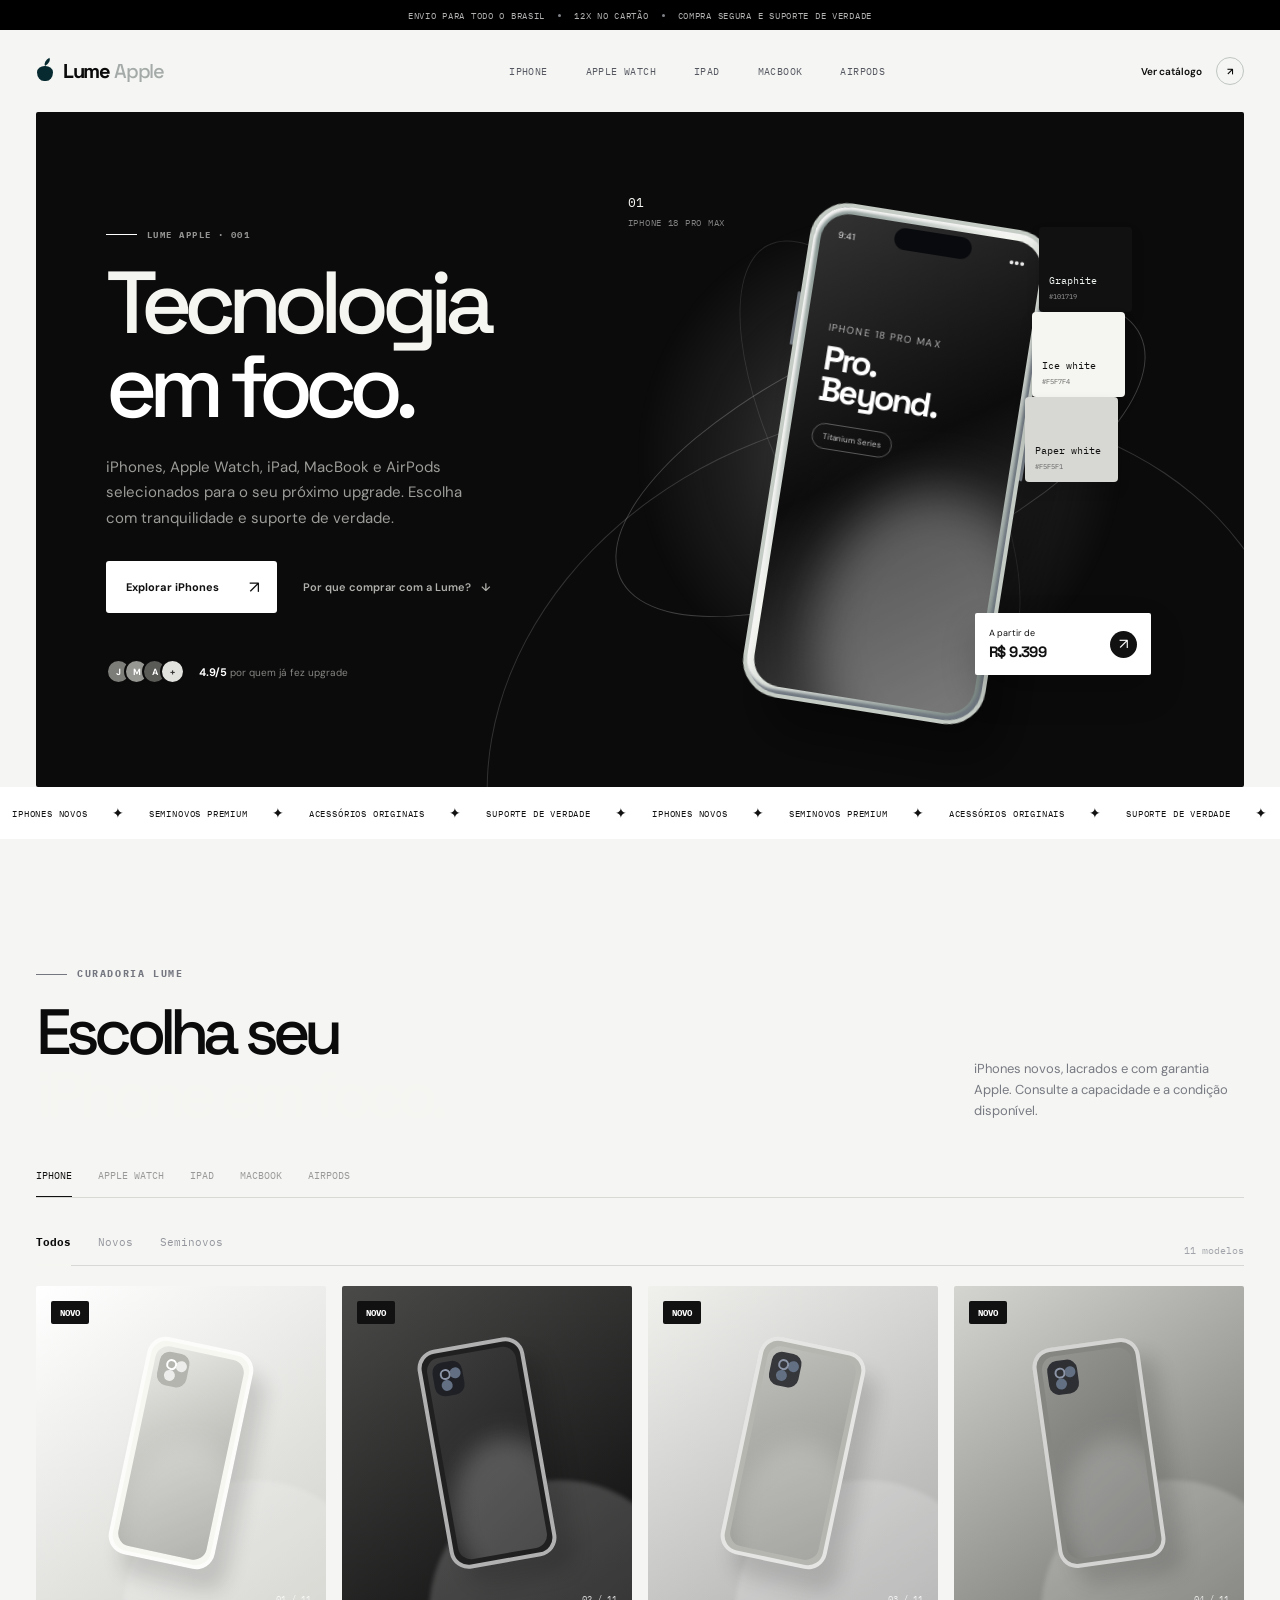
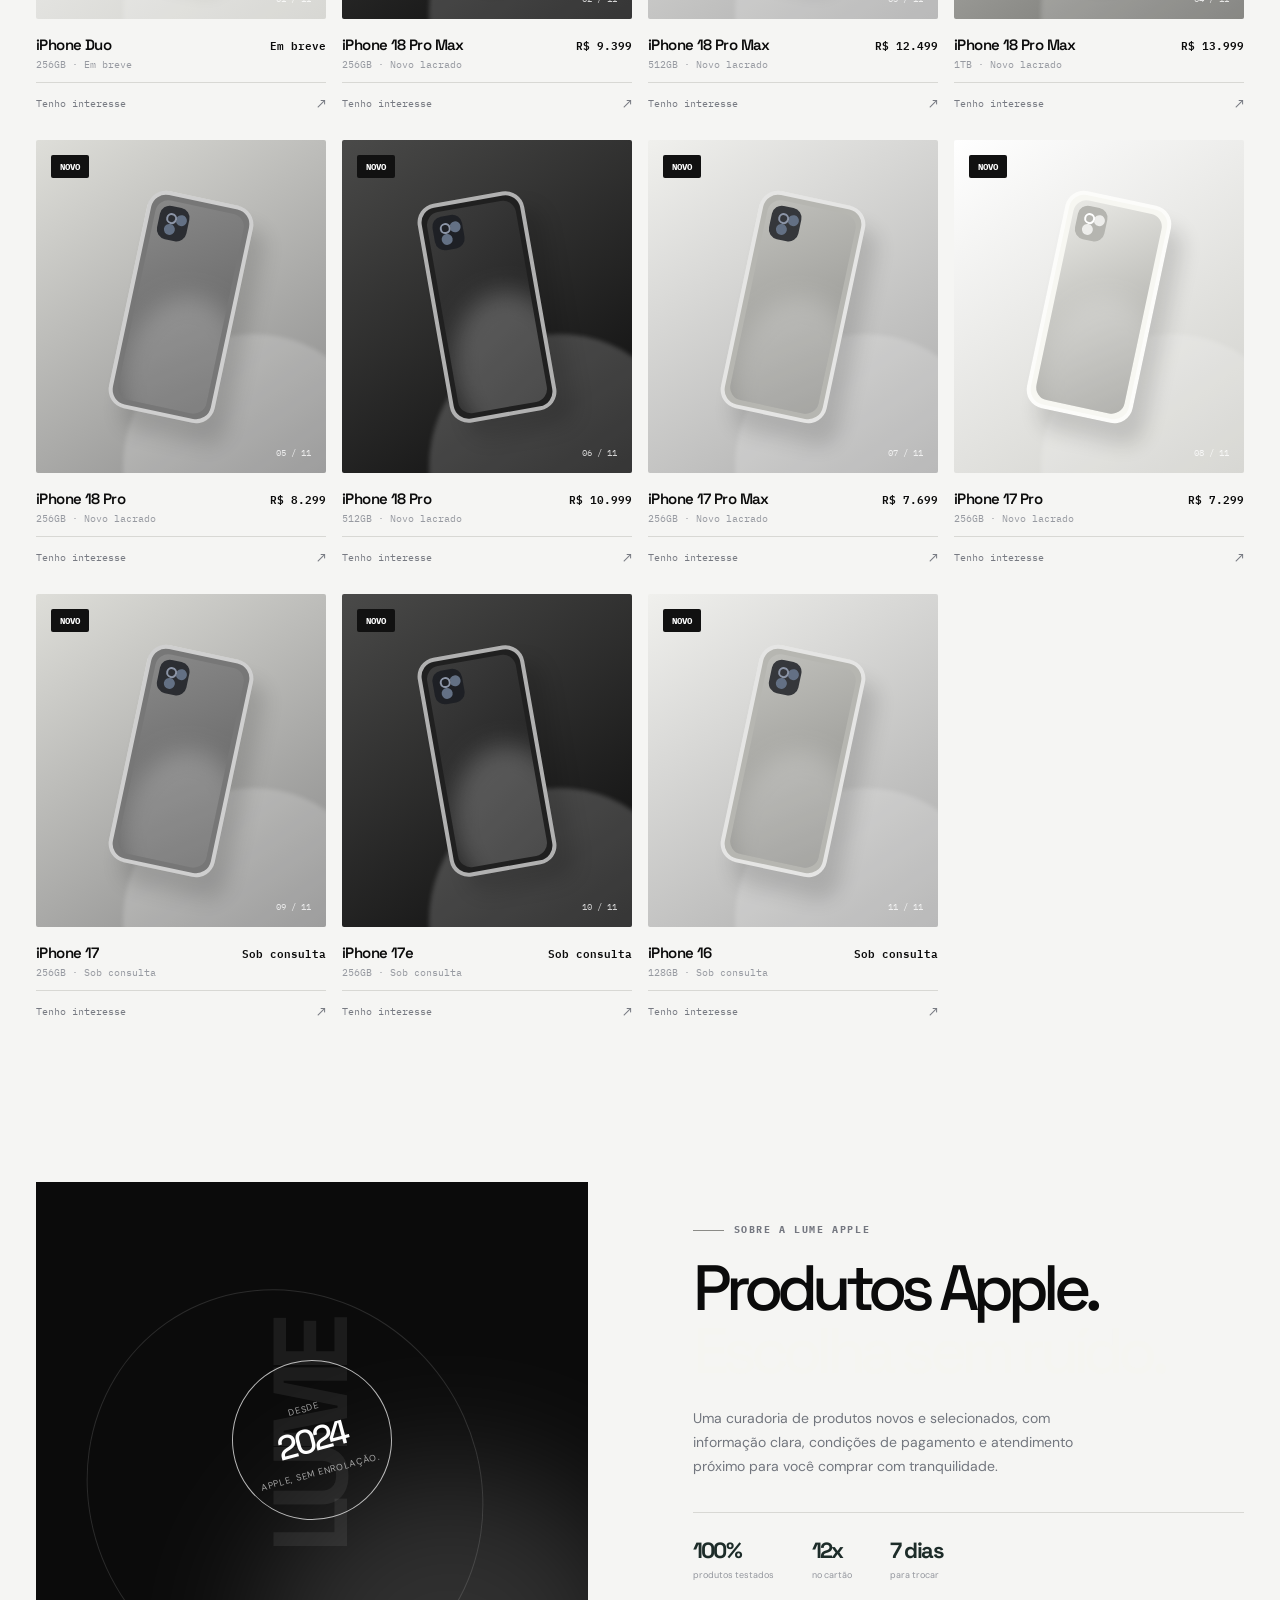
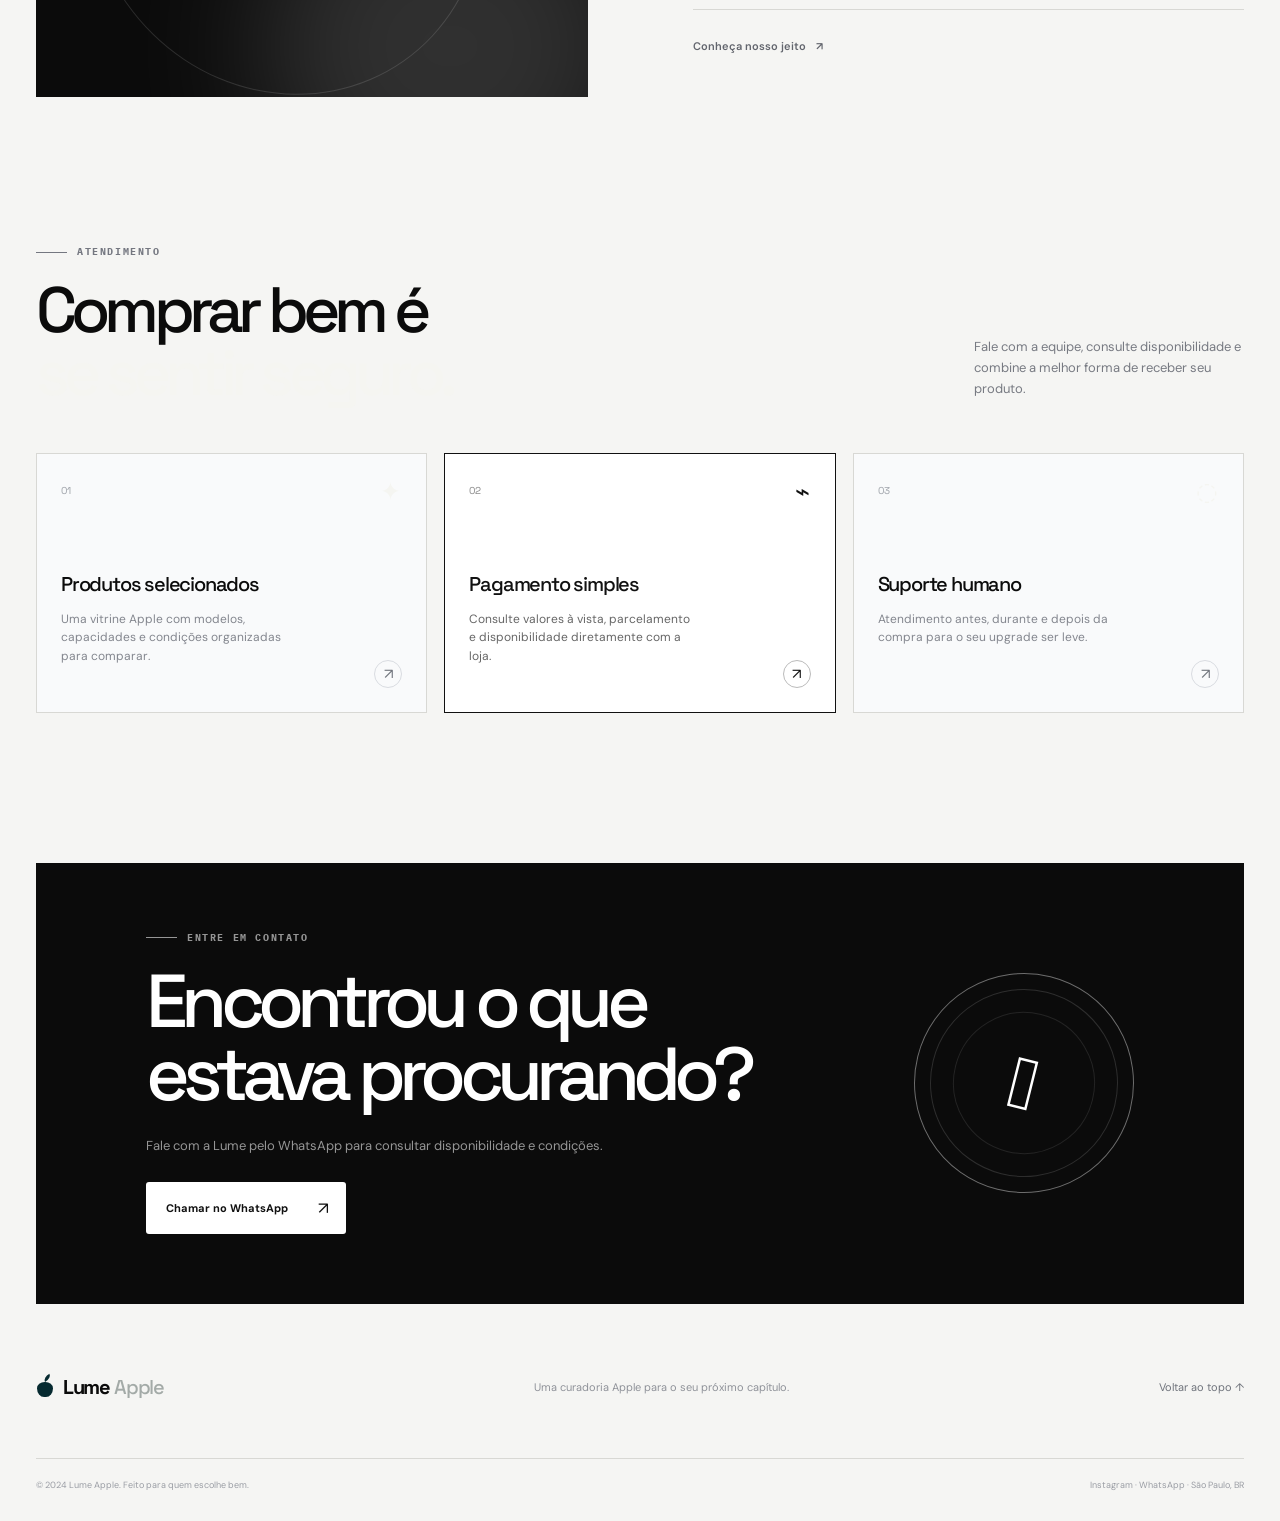
<file: index-reserva.html>
<!doctype html>
<html lang="pt-BR">
  <head>
    <meta charset="UTF-8" />
    <meta name="viewport" content="width=device-width, initial-scale=1.0" />
    <meta name="theme-color" content="#f6f7f9" />
    <meta
      name="description"
      content="Lume Apple — iPhones novos, seminovos premium e acessórios para deixar seu dia mais simples."
    />
    <title>Lume Apple — seu próximo iPhone começa aqui</title>
    <link rel="preconnect" href="https://fonts.googleapis.com" />
    <link rel="preconnect" href="https://fonts.gstatic.com" crossorigin />
    <link
      href="https://fonts.googleapis.com/css2?family=DM+Sans:wght@400;500;600;700&family=IBM+Plex+Mono:wght@400;500&family=Space+Grotesk:wght@400;500;600;700&display=swap"
      rel="stylesheet"
    />
    <link rel="stylesheet" href="styles.css" />
  </head>
  <body>
    <div class="announcement-bar">
      <span>Envio para todo o Brasil</span>
      <span class="announcement-dot"></span>
      <span>12x no cartão</span>
      <span class="announcement-dot"></span>
      <span>Compra segura e suporte de verdade</span>
    </div>

    <header class="site-header" data-header>
      <a class="brand" href="#inicio" aria-label="Lume Apple, início">
        <span class="brand-mark" aria-hidden="true"></span>
        <span>Lume<span class="brand-muted">Apple</span></span>
      </a>

      <nav class="desktop-nav" aria-label="Navegação principal">
        <a href="#catalogo" data-category-nav="iphone">iPhone</a>
        <a href="#catalogo" data-category-nav="watch">Apple Watch</a>
        <a href="#catalogo" data-category-nav="ipad">iPad</a>
        <a href="#catalogo" data-category-nav="mac">MacBook</a>
        <a href="#catalogo" data-category-nav="airpods">AirPods</a>
      </nav>

      <a class="header-action" href="#catalogo">
        <span>Ver catálogo</span>
        <span class="arrow-icon" aria-hidden="true">↗</span>
      </a>

      <button class="menu-toggle" type="button" aria-label="Abrir menu" aria-expanded="false" data-menu-toggle>
        <span></span><span></span>
      </button>
      <nav class="mobile-nav" aria-label="Navegação mobile">
        <a href="#catalogo" data-category-nav="iphone">iPhone <span>↗</span></a>
        <a href="#catalogo" data-category-nav="watch">Apple Watch <span>↗</span></a>
        <a href="#catalogo" data-category-nav="ipad">iPad <span>↗</span></a>
        <a href="#catalogo" data-category-nav="mac">MacBook <span>↗</span></a>
        <a href="#catalogo" data-category-nav="airpods">AirPods <span>↗</span></a>
        <a href="#por-que-lume">Por que a Lume <span>↗</span></a>
        <a href="#atendimento">Atendimento <span>↗</span></a>
      </nav>
    </header>

    <main id="inicio">
      <section class="hero section-shell">
        <div class="hero-copy">
          <p class="eyebrow"><span class="eyebrow-line"></span> Lume Apple · 001</p>
          <h1>Tecnologia<br /><em>em foco.</em></h1>
          <p class="hero-description">
            iPhones, Apple Watch, iPad, MacBook e AirPods selecionados para o seu próximo upgrade.
            Escolha com tranquilidade e suporte de verdade.
          </p>
          <div class="hero-actions">
            <a class="button button-dark" href="#catalogo">Explorar iPhones <span>↗</span></a>
            <a class="text-link" href="#por-que-lume">Por que comprar com a Lume? <span>↓</span></a>
          </div>
          <div class="hero-proof">
            <div class="avatar-stack" aria-hidden="true">
              <span>J</span><span>M</span><span>A</span><span>+</span>
            </div>
            <p><strong>4.9/5</strong> por quem já fez upgrade</p>
          </div>
        </div>

        <div class="hero-product" aria-label="Destaque iPhone 16 Pro">
          <div class="hero-orbit orbit-one"></div>
          <div class="hero-orbit orbit-two"></div>
          <div class="hero-product-meta"><span>01</span><span>iPhone 18 Pro Max</span></div>
          <div class="color-stack" aria-label="Paleta da coleção">
            <span class="color-card color-card-dark"><strong>Graphite</strong><small>#101719</small></span>
            <span class="color-card color-card-light"><strong>Ice white</strong><small>#F5F7F4</small></span>
            <span class="color-card color-card-lime"><strong>Paper white</strong><small>#F5F5F1</small></span>
          </div>
          <div class="phone phone-hero">
            <div class="phone-frame">
              <div class="phone-screen hero-screen">
                <div class="screen-status"><span>9:41</span><span>●●●</span></div>
                <div class="screen-content">
                  <span class="screen-kicker">iPhone 18 Pro Max</span>
                  <strong>Pro.<br />Beyond.</strong>
                  <span class="screen-pill">Titanium Series</span>
                </div>
                <div class="screen-glow"></div>
              </div>
              <div class="dynamic-island"></div>
              <div class="phone-side side-one"></div>
              <div class="phone-side side-two"></div>
            </div>
          </div>
          <div class="hero-price-card">
            <div><span class="small-label">A partir de</span><strong>R$ 9.399</strong></div>
            <a href="#catalogo" aria-label="Ver iPhone 18 Pro Max">↗</a>
          </div>
        </div>
      </section>

      <div class="ticker" aria-label="Categorias da Lume">
        <div class="ticker-track">
          <span>iPhones novos</span><b>✦</b><span>Seminovos premium</span><b>✦</b><span>Acessórios originais</span><b>✦</b><span>Suporte de verdade</span><b>✦</b>
          <span>iPhones novos</span><b>✦</b><span>Seminovos premium</span><b>✦</b><span>Acessórios originais</span><b>✦</b><span>Suporte de verdade</span><b>✦</b>
        </div>
      </div>

      <section class="catalog section-shell" id="catalogo">
        <div class="section-heading">
          <div>
            <p class="eyebrow"><span class="eyebrow-line"></span> Curadoria Lume</p>
            <h2 data-category-title>Escolha o seu<br /><em>próximo passo.</em></h2>
          </div>
          <p class="section-intro" data-category-intro>Do primeiro iPhone ao upgrade dos sonhos, todos os modelos passam pelo nosso olhar.</p>
        </div>

        <div class="category-tabs" role="tablist" aria-label="Categorias Apple">
          <button class="category-tab is-active" type="button" role="tab" aria-selected="true" data-category-nav="iphone">iPhone</button>
          <button class="category-tab" type="button" role="tab" aria-selected="false" data-category-nav="watch">Apple Watch</button>
          <button class="category-tab" type="button" role="tab" aria-selected="false" data-category-nav="ipad">iPad</button>
          <button class="category-tab" type="button" role="tab" aria-selected="false" data-category-nav="mac">MacBook</button>
          <button class="category-tab" type="button" role="tab" aria-selected="false" data-category-nav="airpods">AirPods</button>
        </div>

        <div class="catalog-toolbar">
          <div class="filter-tabs" role="tablist" aria-label="Filtrar catálogo">
            <button class="filter-tab is-active" type="button" role="tab" aria-selected="true" data-filter="todos">Todos</button>
            <button class="filter-tab" type="button" role="tab" aria-selected="false" data-filter="novo">Novos</button>
            <button class="filter-tab" type="button" role="tab" aria-selected="false" data-filter="seminovo">Seminovos</button>
          </div>
          <span class="catalog-count" data-catalog-count>04 modelos</span>
        </div>

        <div class="product-grid" data-product-grid></div>
        <p class="catalog-empty" data-catalog-empty>Nenhum modelo encontrado nessa categoria.</p>
      </section>

      <section class="editorial section-shell" id="por-que-lume">
        <div class="editorial-visual">
          <div class="editorial-stamp"><span>Desde</span><strong>2024</strong><span>Apple, sem enrolação.</span></div>
          <div class="editorial-glow"></div>
          <span class="editorial-word">LUME</span>
        </div>
        <div class="editorial-copy">
          <p class="eyebrow"><span class="eyebrow-line"></span> Sobre a Lume Apple</p>
          <h2>Produtos Apple.<br /><em>Escolha sem ruído.</em></h2>
          <p>Uma curadoria de produtos novos e selecionados, com informação clara, condições de pagamento e atendimento próximo para você comprar com tranquilidade.</p>
          <div class="stat-row"><div><strong>100%</strong><span>produtos testados</span></div><div><strong>12x</strong><span>no cartão</span></div><div><strong>7 dias</strong><span>para trocar</span></div></div>
          <a class="text-link" href="#atendimento">Conheça nosso jeito <span>↗</span></a>
        </div>
      </section>

      <section class="services section-shell" id="atendimento">
        <div class="section-heading compact-heading">
          <div><p class="eyebrow"><span class="eyebrow-line"></span> Atendimento</p><h2>Comprar bem é<br /><em>se sentir seguro.</em></h2></div>
          <p class="section-intro">Fale com a equipe, consulte disponibilidade e combine a melhor forma de receber seu produto.</p>
        </div>
        <div class="service-grid">
          <article class="service-card"><span class="service-number">01</span><span class="service-icon">✦</span><h3>Produtos selecionados</h3><p>Uma vitrine Apple com modelos, capacidades e condições organizadas para comparar.</p><a href="#catalogo" aria-label="Ver produtos">↗</a></article>
          <article class="service-card service-card-blue"><span class="service-number">02</span><span class="service-icon">⌁</span><h3>Pagamento simples</h3><p>Consulte valores à vista, parcelamento e disponibilidade diretamente com a loja.</p><a href="#atendimento" aria-label="Falar com a loja">↗</a></article>
          <article class="service-card"><span class="service-number">03</span><span class="service-icon">◌</span><h3>Suporte humano</h3><p>Atendimento antes, durante e depois da compra para o seu upgrade ser leve.</p><a href="#atendimento" aria-label="Ver atendimento">↗</a></article>
        </div>
      </section>

      <section class="closing-cta section-shell">
        <div class="cta-noise"></div>
        <div class="cta-content"><p class="eyebrow eyebrow-light"><span class="eyebrow-line"></span> Entre em contato</p><h2>Encontrou o que<br /><em>estava procurando?</em></h2><p>Fale com a Lume pelo WhatsApp para consultar disponibilidade e condições.</p><a class="button button-light" href="https://wa.me/5500000000000?text=Oi%20Lume!%20Quero%20consultar%20um%20produto%20Apple." target="_blank" rel="noreferrer">Chamar no WhatsApp <span>↗</span></a></div>
        <div class="cta-orb"><span></span></div>
      </section>
    </main>

    <footer class="site-footer section-shell">
      <div class="footer-top"><a class="brand" href="#inicio"><span class="brand-mark" aria-hidden="true"></span><span>Lume<span class="brand-muted">Apple</span></span></a><p>Uma curadoria Apple para o seu próximo capítulo.</p><a class="footer-back" href="#inicio">Voltar ao topo ↑</a></div>
      <div class="footer-bottom"><span>© 2024 Lume Apple. Feito para quem escolhe bem.</span><span>Instagram · WhatsApp · São Paulo, BR</span></div>
    </footer>

    <div class="toast" role="status" aria-live="polite" data-toast></div>
    <script src="script.js"></script>
  </body>
</html>
</file>
<file: styles.css>
:root {
  --ink: #101113;
  --muted: #6e7179;
  --line: #dfe2e6;
  --paper: #f6f7f9;
  --white: #ffffff;
  --blue: #3168ff;
  --blue-dark: #1545d0;
  --warm: #d8c4ad;
  --display: "Space Grotesk", sans-serif;
  --body: "DM Sans", sans-serif;
}

* { box-sizing: border-box; }
html { scroll-behavior: smooth; }
body { margin: 0; color: var(--ink); background: var(--paper); font-family: var(--body); -webkit-font-smoothing: antialiased; }
a { color: inherit; text-decoration: none; }
button { border: 0; font: inherit; cursor: pointer; }
.section-shell { width: min(1240px, calc(100% - 72px)); margin: 0 auto; }

.announcement-bar { min-height: 30px; display: flex; align-items: center; justify-content: center; gap: 13px; background: var(--ink); color: #e7e8eb; font-size: 10px; letter-spacing: .08em; text-transform: uppercase; }
.announcement-dot { width: 3px; height: 3px; border-radius: 50%; background: #7f8289; }
.site-header { position: relative; z-index: 20; width: min(1240px, calc(100% - 72px)); height: 86px; display: flex; align-items: center; justify-content: space-between; margin: 0 auto; }
.brand { display: inline-flex; align-items: center; gap: 9px; font-family: var(--display); font-weight: 700; font-size: 20px; letter-spacing: -.06em; }
.brand-mark { position: relative; display: inline-block; width: 18px; height: 20px; font-size: 0; line-height: 1; letter-spacing: 0; }
.brand-mark::before { position: absolute; right: 1px; bottom: 0; left: 1px; height: 15px; border-radius: 48% 48% 44% 44% / 42% 42% 58% 58%; background: currentColor; content: ""; }
.brand-mark::after { position: absolute; top: 0; right: 1px; width: 8px; height: 5px; border-radius: 100% 0 100% 0; background: currentColor; content: ""; transform: rotate(-30deg); transform-origin: bottom left; }
.brand-muted { color: #999da5; font-weight: 500; margin-left: 5px; }
.desktop-nav { display: flex; gap: 38px; margin-left: 90px; font-size: 12px; color: #555861; }
.desktop-nav a, .text-link, .footer-back { transition: color .2s ease; }
.desktop-nav a:hover, .text-link:hover, .footer-back:hover { color: var(--blue); }
.header-action { display: flex; gap: 14px; align-items: center; font-size: 12px; font-weight: 600; }
.arrow-icon { display: grid; place-items: center; width: 28px; height: 28px; border: 1px solid #c7cad0; border-radius: 50%; transition: background .2s, color .2s, transform .2s; }
.header-action:hover .arrow-icon, .text-link:hover span { transform: translate(2px, -2px); }
.menu-toggle { display: none; background: none; padding: 8px 0 8px 12px; }
.menu-toggle span { display: block; width: 22px; height: 1px; margin: 5px 0; background: var(--ink); }
.mobile-nav { display: none; }

.hero { min-height: 690px; display: grid; grid-template-columns: minmax(0, .9fr) minmax(0, 1.1fr); align-items: center; padding: 44px 0 90px; }
.eyebrow { display: flex; align-items: center; gap: 10px; margin: 0 0 22px; color: #747780; font-size: 10px; font-weight: 700; letter-spacing: .16em; line-height: 1; text-transform: uppercase; }
.eyebrow-line { display: inline-block; width: 31px; height: 1px; background: currentColor; }
h1, h2, h3, p { margin-top: 0; }
h1, h2, h3 { font-family: var(--display); }
h1 { max-width: 640px; margin-bottom: 25px; font-size: clamp(56px, 7vw, 92px); line-height: .96; letter-spacing: -.085em; font-weight: 500; }
h1 em, h2 em { color: var(--blue); font-style: normal; }
.hero-description { max-width: 370px; margin-bottom: 30px; color: #6f737b; font-size: 15px; line-height: 1.7; }
.hero-actions { display: flex; align-items: center; gap: 26px; }
.button { display: inline-flex; align-items: center; justify-content: space-between; gap: 30px; min-width: 167px; padding: 15px 17px 15px 20px; border-radius: 3px; font-size: 11px; font-weight: 700; transition: transform .2s, background .2s; }
.button:hover { transform: translateY(-2px); }
.button-dark { color: var(--white); background: var(--ink); }
.button-dark:hover { background: var(--blue); }
.button span { font-size: 17px; font-weight: 400; }
.text-link { display: inline-flex; align-items: center; gap: 10px; color: #62656d; font-size: 11px; font-weight: 600; }
.text-link span { transition: transform .2s; }
.hero-proof { display: flex; align-items: center; gap: 14px; margin-top: 46px; }
.avatar-stack { display: flex; padding-left: 7px; }
.avatar-stack span { display: grid; place-items: center; width: 25px; height: 25px; margin-left: -7px; border: 2px solid var(--paper); border-radius: 50%; color: var(--white); background: #afb2b9; font-size: 9px; font-weight: 700; }
.avatar-stack span:nth-child(1) { background: #c5a994; }.avatar-stack span:nth-child(2) { background: #9bafc9; }.avatar-stack span:nth-child(3) { background: #687b6d; }.avatar-stack span:nth-child(4) { color: #444; background: #e0e2e6; }
.hero-proof p { margin: 0; color: #999ca3; font-size: 10px; }.hero-proof strong { color: var(--ink); font-size: 11px; }
.hero-product { position: relative; display: flex; align-items: center; justify-content: center; min-height: 535px; }
.hero-product::before { position: absolute; content: ""; width: 430px; height: 430px; border-radius: 50%; background: radial-gradient(circle, rgba(150, 181, 255, .67), rgba(201, 219, 255, .13) 55%, transparent 71%); filter: blur(3px); }
.hero-orbit { position: absolute; border: 1px solid rgba(49, 104, 255, .22); border-radius: 50%; transform: rotate(-25deg); }.orbit-one { width: 575px; height: 230px; }.orbit-two { width: 480px; height: 190px; transform: rotate(62deg); border-color: rgba(16, 17, 19, .11); }
.hero-product-meta { position: absolute; top: 30px; left: 13%; display: flex; flex-direction: column; gap: 6px; color: #999da4; font-family: var(--display); font-size: 10px; letter-spacing: .08em; text-transform: uppercase; }.hero-product-meta span:first-child { color: var(--blue); font-size: 13px; }
.phone { position: relative; z-index: 2; transform: rotate(11deg) translate(15px, -7px); filter: drop-shadow(22px 30px 20px rgba(35, 43, 65, .18)); }.phone-frame { position: relative; width: 245px; height: 500px; padding: 7px; border: 4px solid #9ca2aa; border-radius: 38px; background: linear-gradient(115deg, #7a828d, #dfe2e2 42%, #7a8189); box-shadow: inset -3px -4px 3px #6f7780, inset 3px 3px 3px #f4f4f3; }.phone-screen { position: relative; width: 100%; height: 100%; overflow: hidden; border-radius: 28px; background: #0d1722; }.dynamic-island { position: absolute; z-index: 5; top: 12px; left: 50%; width: 78px; height: 22px; border-radius: 20px; background: #090a0d; transform: translateX(-50%); }.hero-screen { background: linear-gradient(145deg, #243b6c 0%, #0e1626 48%, #db855f 130%); }.screen-status { position: absolute; z-index: 3; top: 16px; left: 17px; right: 17px; display: flex; justify-content: space-between; color: rgba(255,255,255,.9); font-size: 9px; }.screen-content { position: absolute; z-index: 2; top: 108px; left: 22px; color: #fff; }.screen-kicker { display: block; margin-bottom: 10px; color: rgba(255,255,255,.66); font-size: 10px; text-transform: uppercase; letter-spacing: .11em; }.screen-content strong { display: block; font-family: var(--display); font-size: 34px; line-height: .9; letter-spacing: -.08em; }.screen-pill { display: inline-block; margin-top: 18px; padding: 7px 10px; border: 1px solid rgba(255,255,255,.3); border-radius: 30px; color: rgba(255,255,255,.76); font-size: 8px; }.screen-glow { position: absolute; right: -50px; bottom: -60px; width: 220px; height: 280px; border-radius: 50%; background: #e18c69; filter: blur(25px); opacity: .75; }.phone-side { position: absolute; top: 91px; width: 3px; height: 54px; border-radius: 2px; background: #747b83; }.side-one { left: -7px; }.side-two { right: -7px; top: 166px; height: 78px; }.hero-price-card { position: absolute; z-index: 3; right: 8%; bottom: 63px; display: flex; align-items: center; justify-content: space-between; width: 176px; padding: 14px; border: 1px solid rgba(255,255,255,.85); border-radius: 2px; background: rgba(255,255,255,.76); box-shadow: 0 16px 35px rgba(74, 89, 114, .12); backdrop-filter: blur(12px); }.small-label { display: block; color: #8b8f97; font-size: 9px; }.hero-price-card strong { display: block; margin-top: 3px; font-family: var(--display); font-size: 15px; letter-spacing: -.04em; }.hero-price-card a { display: grid; place-items: center; width: 27px; height: 27px; border-radius: 50%; color: var(--white); background: var(--ink); font-size: 15px; }

.ticker { overflow: hidden; padding: 17px 0; color: #7e828a; background: #e9ebee; font-family: var(--display); font-size: 11px; letter-spacing: .09em; text-transform: uppercase; white-space: nowrap; }.ticker-track { display: flex; align-items: center; justify-content: space-around; min-width: 1200px; animation: ticker 28s linear infinite; }.ticker b { color: var(--blue); font-size: 14px; font-weight: 400; }@keyframes ticker { from { transform: translateX(0); } to { transform: translateX(-50%); } }
.catalog { padding-top: 145px; padding-bottom: 150px; }.section-heading { display: flex; align-items: end; justify-content: space-between; margin-bottom: 50px; }.section-heading h2, .editorial h2, .closing-cta h2 { margin-bottom: 0; font-size: clamp(44px, 5vw, 67px); font-weight: 500; line-height: .98; letter-spacing: -.08em; }.section-intro { max-width: 270px; margin-bottom: 5px; color: #777a82; font-size: 13px; line-height: 1.6; }.catalog-toolbar { display: flex; align-items: center; justify-content: space-between; margin-bottom: 20px; border-bottom: 1px solid var(--line); }.filter-tabs { display: flex; gap: 27px; }.filter-tab { position: relative; padding: 0 0 16px; color: #92959c; background: none; font-size: 11px; }.filter-tab::after { position: absolute; right: 0; bottom: -1px; left: 0; height: 2px; background: transparent; content: ""; }.filter-tab.is-active { color: var(--ink); font-weight: 700; }.filter-tab.is-active::after { background: var(--blue); }.catalog-count { color: #a1a4aa; font-size: 10px; }.product-grid { display: grid; grid-template-columns: repeat(4, 1fr); gap: 16px; }.product-card { min-width: 0; }.product-image { position: relative; height: 333px; overflow: hidden; display: grid; place-items: center; border-radius: 2px; }.product-image::after { position: absolute; right: -20%; bottom: -38%; width: 90%; height: 80%; border-radius: 50%; background: rgba(255,255,255,.18); filter: blur(2px); content: ""; }.product-image-blue { background: linear-gradient(145deg, #bfd1ff, #7699f6); }.product-image-black { background: linear-gradient(145deg, #4e5666, #0f1218); }.product-image-sand { background: linear-gradient(145deg, #eee8df, #c6b5a1); }.product-image-purple { background: linear-gradient(145deg, #d9c9e4, #8b6ba4); }.product-tag { position: absolute; z-index: 3; top: 15px; left: 15px; padding: 6px 9px; border-radius: 2px; color: var(--blue-dark); background: rgba(255,255,255,.7); font-size: 9px; font-weight: 700; text-transform: uppercase; }.product-tag-warm { color: #715438; }.product-index { position: absolute; z-index: 3; right: 15px; bottom: 15px; color: rgba(255,255,255,.78); font-size: 9px; }.mini-phone { position: relative; z-index: 2; width: 108px; height: 222px; border: 4px solid rgba(255,255,255,.65); border-radius: 19px; box-shadow: 16px 19px 20px rgba(0,0,0,.14); transform: rotate(12deg); }.mini-phone-blue { background: #315fe0; }.mini-phone-black { background: #20252d; transform: rotate(-10deg); }.mini-phone-sand { background: #cdb99f; }.mini-phone-purple { background: #9277a7; transform: rotate(-8deg); }.mini-screen { position: absolute; inset: 5px; overflow: hidden; border-radius: 13px; background: linear-gradient(145deg, rgba(255,255,255,.13), rgba(0,0,0,.23)); }.mini-screen::after { position: absolute; right: -30px; bottom: -45px; width: 120px; height: 160px; border-radius: 50%; background: rgba(255,190,114,.38); filter: blur(12px); content: ""; }.mini-camera { position: absolute; z-index: 3; top: 10px; left: 10px; width: 30px; height: 34px; border-radius: 10px; background: rgba(25, 28, 34, .82); }.mini-camera::after { position: absolute; top: 7px; left: 7px; width: 7px; height: 7px; border: 2px solid #8c95a7; border-radius: 50%; box-shadow: 10px 0 #637084, 0 11px #637084; content: ""; }.product-info { display: flex; align-items: start; justify-content: space-between; gap: 8px; padding: 16px 0 11px; }.product-info h3 { margin: 0 0 4px; font-size: 15px; font-weight: 600; letter-spacing: -.04em; }.product-info p { margin: 0; color: #979aa1; font-size: 10px; }.product-info strong { font-family: var(--display); font-size: 13px; font-weight: 600; white-space: nowrap; }.product-link { display: flex; align-items: center; justify-content: space-between; width: 100%; padding: 11px 0; border-top: 1px solid var(--line); color: #777a82; background: none; text-align: left; font-size: 10px; transition: color .2s; }.product-link:hover { color: var(--blue); }.product-link span { font-size: 15px; }.catalog-empty { display: none; padding-top: 30px; color: #8e9299; font-size: 13px; }.catalog-empty.is-visible { display: block; }

.editorial { display: grid; grid-template-columns: 1fr 1fr; gap: 105px; align-items: center; padding-bottom: 150px; }.editorial-visual { position: relative; display: grid; place-items: center; min-height: 515px; overflow: hidden; color: var(--white); background: var(--ink); }.editorial-visual::before { position: absolute; top: 20%; left: 10%; width: 70%; height: 80%; border: 1px solid rgba(255,255,255,.13); border-radius: 50%; transform: rotate(-35deg); content: ""; }.editorial-glow { position: absolute; right: -10%; bottom: -25%; width: 70%; height: 70%; border-radius: 50%; background: var(--blue); filter: blur(65px); opacity: .68; }.editorial-word { position: absolute; color: rgba(255,255,255,.07); font-family: var(--display); font-size: 105px; font-weight: 700; letter-spacing: -.12em; transform: rotate(-90deg); }.editorial-stamp { z-index: 2; display: flex; flex-direction: column; align-items: center; justify-content: center; width: 160px; height: 160px; border: 1px solid rgba(255,255,255,.62); border-radius: 50%; transform: rotate(-15deg); }.editorial-stamp span { color: rgba(255,255,255,.63); font-size: 9px; letter-spacing: .1em; text-transform: uppercase; }.editorial-stamp strong { margin: 5px 0; font-family: var(--display); font-size: 34px; font-weight: 500; letter-spacing: -.09em; }.editorial-copy > p:not(.eyebrow) { max-width: 420px; margin: 25px 0 33px; color: #72767e; font-size: 14px; line-height: 1.7; }.stat-row { display: flex; gap: 38px; padding: 23px 0 28px; margin-bottom: 24px; border-top: 1px solid var(--line); border-bottom: 1px solid var(--line); }.stat-row div { display: flex; flex-direction: column; gap: 5px; }.stat-row strong { font-family: var(--display); font-size: 22px; letter-spacing: -.07em; }.stat-row span { color: #93969d; font-size: 9px; }
.services { padding-bottom: 150px; }.compact-heading { margin-bottom: 48px; }.service-grid { display: grid; grid-template-columns: repeat(3, 1fr); gap: 17px; }.service-card { position: relative; min-height: 260px; padding: 24px; border: 1px solid var(--line); background: #f9fafb; transition: transform .25s, box-shadow .25s; }.service-card:hover { box-shadow: 0 15px 30px rgba(18, 30, 49, .08); transform: translateY(-4px); }.service-card-blue { color: var(--white); border-color: var(--blue); background: var(--blue); }.service-number { color: #9da1a8; font-family: var(--display); font-size: 10px; }.service-card-blue .service-number { color: rgba(255,255,255,.55); }.service-icon { position: absolute; top: 21px; right: 25px; color: var(--blue); font-family: var(--display); font-size: 25px; }.service-card-blue .service-icon { color: var(--white); }.service-card h3 { margin: 72px 0 13px; font-size: 20px; font-weight: 500; letter-spacing: -.06em; }.service-card p { max-width: 230px; margin-bottom: 0; color: #83868e; font-size: 12px; line-height: 1.55; }.service-card-blue p { color: rgba(255,255,255,.7); }.service-card > a { position: absolute; right: 24px; bottom: 24px; display: grid; place-items: center; width: 28px; height: 28px; border: 1px solid #d9dce1; border-radius: 50%; color: #71757d; font-size: 15px; }.service-card-blue > a { border-color: rgba(255,255,255,.35); color: var(--white); }
.closing-cta { position: relative; display: flex; align-items: center; justify-content: space-between; min-height: 435px; overflow: hidden; padding: 70px 110px; color: var(--white); background: var(--ink); }.cta-noise { position: absolute; inset: 0; opacity: .4; background-image: radial-gradient(rgba(255,255,255,.2) .6px, transparent .6px); background-size: 6px 6px; mask-image: linear-gradient(90deg, black, transparent 72%); }.cta-content { position: relative; z-index: 2; }.eyebrow-light { color: rgba(255,255,255,.57); }.closing-cta h2 { font-size: clamp(48px, 6vw, 75px); }.closing-cta h2 em { color: #9fbaff; }.closing-cta p:not(.eyebrow) { margin: 25px 0 28px; color: rgba(255,255,255,.57); font-size: 13px; }.button-light { color: var(--ink); background: var(--white); }.button-light:hover { background: #d7e1ff; }.cta-orb { position: relative; z-index: 1; display: grid; place-items: center; width: 220px; height: 220px; border: 1px solid rgba(255,255,255,.28); border-radius: 50%; color: rgba(255,255,255,.82); font-family: Arial, sans-serif; font-size: 75px; transform: rotate(14deg); }.cta-orb::before, .cta-orb::after { position: absolute; inset: 15px; border: 1px solid rgba(255,255,255,.14); border-radius: 50%; content: ""; }.cta-orb::after { inset: 38px; border-color: rgba(255,255,255,.1); }.site-footer { padding: 70px 0 30px; }.footer-top, .footer-bottom { display: flex; align-items: center; justify-content: space-between; }.footer-top { padding-bottom: 58px; }.footer-top p { margin: 0; color: #8f9299; font-size: 11px; }.footer-back { color: #6f737b; font-size: 11px; }.footer-bottom { padding-top: 20px; border-top: 1px solid var(--line); color: #9a9da4; font-size: 9px; }.toast { position: fixed; z-index: 50; right: 24px; bottom: 24px; max-width: 280px; padding: 14px 17px; border-radius: 3px; color: var(--white); background: var(--ink); box-shadow: 0 14px 40px rgba(10,12,18,.18); font-size: 12px; opacity: 0; pointer-events: none; transform: translateY(10px); transition: opacity .25s, transform .25s; }.toast.is-visible { opacity: 1; transform: translateY(0); }

@media (max-width: 900px) { .section-shell, .site-header { width: min(100% - 40px, 640px); }.desktop-nav { margin-left: auto; margin-right: 34px; gap: 20px; }.hero { grid-template-columns: 1fr; padding-top: 70px; }.hero-copy { text-align: center; }.hero .eyebrow, .hero-actions, .hero-proof { justify-content: center; }.hero-description { margin-right: auto; margin-left: auto; }.hero-product { min-height: 520px; margin-top: 35px; }.editorial { grid-template-columns: 1fr; gap: 50px; }.editorial-copy { max-width: 640px; }.product-grid { grid-template-columns: repeat(2, 1fr); }.product-image { height: 300px; }.closing-cta { padding: 60px 60px; }.cta-orb { width: 170px; height: 170px; font-size: 60px; } }
@media (max-width: 640px) { .section-shell, .site-header { width: calc(100% - 32px); }.announcement-bar { gap: 8px; padding: 8px 14px; font-size: 8px; text-align: center; }.announcement-bar span:nth-of-type(3), .announcement-bar .announcement-dot:nth-of-type(2) { display: none; }.site-header { height: 70px; }.desktop-nav, .header-action { display: none; }.menu-toggle { display: block; }.mobile-nav { position: absolute; z-index: 30; top: 69px; right: 0; left: 0; display: flex; flex-direction: column; gap: 0; padding: 7px 20px; border: 1px solid var(--line); background: var(--paper); opacity: 0; pointer-events: none; transform: translateY(-7px); transition: opacity .2s, transform .2s; }.mobile-nav a { display: flex; align-items: center; justify-content: space-between; padding: 17px 0; border-bottom: 1px solid var(--line); color: #16363a; font-size: 12px; }.mobile-nav a:last-child { border-bottom: 0; }.mobile-nav a span { color: #718178; }.site-header.is-menu-open .mobile-nav { opacity: 1; pointer-events: auto; transform: translateY(0); }.site-header.is-menu-open::after { content: none; }.hero { min-height: auto; padding: 62px 0 55px; }.hero h1 { font-size: 58px; }.hero-description { font-size: 14px; }.hero-actions { flex-direction: column; gap: 19px; }.hero-proof { margin-top: 32px; }.hero-product { min-height: 465px; transform: scale(.82); transform-origin: top center; margin-bottom: -70px; }.hero-product-meta { left: 7%; }.hero-price-card { right: 1%; bottom: 50px; }.ticker-track { gap: 23px; justify-content: flex-start; }.catalog, .services { padding-top: 90px; padding-bottom: 90px; }.section-heading { display: block; margin-bottom: 34px; }.section-heading h2, .editorial h2 { font-size: 45px; }.section-intro { margin-top: 22px; }.catalog-toolbar { align-items: end; }.filter-tabs { gap: 17px; }.product-grid { gap: 24px 10px; }.product-image { height: 220px; }.mini-phone { width: 78px; height: 158px; border-width: 3px; border-radius: 14px; }.mini-screen { border-radius: 9px; }.mini-camera { top: 7px; left: 7px; width: 23px; height: 26px; border-radius: 7px; }.mini-camera::after { top: 5px; left: 5px; width: 5px; height: 5px; border-width: 1px; box-shadow: 8px 0 #637084, 0 8px #637084; }.product-info { display: block; }.product-info h3 { font-size: 13px; }.product-info strong { display: block; margin-top: 7px; font-size: 12px; }.product-link { font-size: 9px; }.editorial { padding-bottom: 90px; }.editorial-visual { min-height: 330px; }.editorial-word { font-size: 74px; }.editorial-stamp { width: 130px; height: 130px; }.editorial-stamp strong { font-size: 27px; }.stat-row { gap: 15px; justify-content: space-between; }.stat-row strong { font-size: 19px; }.stat-row span { font-size: 8px; }.service-grid { grid-template-columns: 1fr; }.service-card { min-height: 230px; }.closing-cta { display: block; min-height: 475px; padding: 50px 28px; }.closing-cta h2 { font-size: 50px; }.cta-orb { position: absolute; right: -45px; bottom: -44px; width: 180px; height: 180px; }.footer-top, .footer-bottom { align-items: flex-start; flex-direction: column; gap: 20px; }.footer-top { padding-bottom: 40px; }.footer-bottom { gap: 8px; line-height: 1.4; }.toast { right: 16px; bottom: 16px; left: 16px; max-width: none; } }

/* Direction inspired by the supplied reference: editorial product showcase with a teal/lime signal color. */
:root { --blue: #d8ff35; --blue-dark: #243300; --ink: #101719; --paper: #f4f6f3; --line: #d9ded9; }
body { background: var(--paper); }
.announcement-bar { background: #031d22; color: rgba(245,247,244,.72); font-family: "IBM Plex Mono", monospace; font-size: 9px; }
.site-header { height: 82px; }
.brand { letter-spacing: -.07em; }.brand-mark { color: #062a30; }.brand-muted { color: #a3aaa7; }
.desktop-nav, .header-action { font-family: "IBM Plex Mono", monospace; font-size: 10px; text-transform: uppercase; letter-spacing: .04em; }
.header-action { font-family: var(--body); text-transform: none; letter-spacing: 0; }.header-action .arrow-icon { border-color: #bfc6c0; }
.hero { position: relative; overflow: hidden; width: min(1240px, calc(100% - 72px)); max-width: none; min-height: 675px; margin: 0 auto; padding: 65px 70px 50px; border-radius: 2px; color: #f4f7f3; background: #062930; isolation: isolate; }
.hero::after { position: absolute; z-index: -1; right: -5%; bottom: -45%; width: 68%; height: 100%; border: 1px solid rgba(216,255,53,.16); border-radius: 50%; transform: rotate(-17deg); content: ""; }
.hero-copy { position: relative; z-index: 4; }.hero .eyebrow { color: rgba(244,247,243,.58); font-family: "IBM Plex Mono", monospace; font-size: 9px; }.hero .eyebrow-line { background: var(--blue); }
h1 { font-size: clamp(58px, 7vw, 88px); letter-spacing: -.09em; }.hero h1 em { color: var(--blue); }.hero-description { color: rgba(244,247,243,.61); }.hero .text-link { color: rgba(244,247,243,.7); }.hero .text-link:hover { color: var(--blue); }.button-dark { color: #172000; background: var(--blue); }.button-dark:hover { color: #172000; background: #efffb2; }.hero-proof p { color: rgba(244,247,243,.52); }.hero-proof strong { color: var(--blue); }.avatar-stack span { border-color: #062930; }
.hero-product { min-height: 560px; }.hero-product::before { width: 490px; height: 490px; background: radial-gradient(circle, rgba(216,255,53,.23), rgba(40,124,129,.22) 41%, transparent 70%); }.hero-orbit { border-color: rgba(216,255,53,.23); }.orbit-two { border-color: rgba(244,247,243,.16); }.hero-product-meta { top: 17px; left: 7%; color: rgba(244,247,243,.5); font-family: "IBM Plex Mono", monospace; font-size: 9px; }.hero-product-meta span:first-child { color: var(--blue); }
.phone { transform: rotate(9deg) translate(18px, 4px); filter: drop-shadow(25px 35px 20px rgba(0,0,0,.35)); }.phone-frame { border-color: #c5cbc5; background: linear-gradient(115deg, #798986, #f5f7f1 42%, #788681); }.hero-screen { background: linear-gradient(145deg, #0c535b 0%, #06303a 45%, #0a171d 100%); }.screen-glow { background: var(--blue); opacity: .34; }.hero-price-card { right: 4%; bottom: 62px; border: 0; background: var(--blue); box-shadow: 0 16px 35px rgba(0,0,0,.2); }.hero-price-card strong, .hero-price-card .small-label { color: #172000; }.hero-price-card a { color: var(--blue); background: #172000; }
.color-stack { position: absolute; z-index: 5; top: 50px; right: 42px; display: flex; flex-direction: column; align-items: flex-end; }.color-card { display: flex; flex-direction: column; justify-content: end; width: 93px; height: 85px; padding: 11px 10px; border-radius: 4px; color: #eef3ef; font-family: "IBM Plex Mono", monospace; box-shadow: 0 7px 14px rgba(0,0,0,.12); }.color-card strong { font-size: 10px; font-weight: 400; }.color-card small { margin-top: 5px; color: rgba(255,255,255,.58); font-size: 7px; }.color-card-dark { background: #102a30; }.color-card-light { color: #1a2422; background: #f2f5ee; transform: translateX(-7px); }.color-card-light small { color: #6a716c; }.color-card-lime { color: #172000; background: var(--blue); transform: translateX(-14px); }.color-card-lime small { color: rgba(23,32,0,.62); }
.ticker { color: #09262b; background: var(--blue); font-family: "IBM Plex Mono", monospace; font-size: 9px; }.ticker b { color: #09262b; }.catalog { padding-top: 130px; }.eyebrow, .catalog-count, .filter-tab, .product-tag, .product-index, .product-info p, .product-link { font-family: "IBM Plex Mono", monospace; }.section-heading h2, .editorial h2, .closing-cta h2 { letter-spacing: -.09em; }.product-image-blue { background: linear-gradient(145deg, #afd0cb, #4c8e8d); }.product-image-black { background: linear-gradient(145deg, #3a5355, #091b20); }.product-image-sand { background: linear-gradient(145deg, #e7e8dd, #a5b1a4); }.product-image-purple { background: linear-gradient(145deg, #bdccd0, #5e8086); }.product-tag { color: #173000; background: var(--blue); }.product-tag-warm { color: #effff0; background: #173e43; }.product-info strong { font-family: "IBM Plex Mono", monospace; font-size: 11px; }.product-link:hover { color: #4c6c00; }
.editorial-visual { background: #062930; }.editorial-glow { background: var(--blue); opacity: .4; }.editorial-stamp { border-color: rgba(216,255,53,.75); }.editorial-copy .eyebrow-line { background: #849189; }.stat-row strong { color: #1d2c29; }.service-card-blue { color: #172000; border-color: var(--blue); background: var(--blue); }.service-card-blue .service-number { color: rgba(23,32,0,.55); }.service-card-blue .service-icon { color: #172000; }.service-card-blue p { color: rgba(23,32,0,.68); }.service-card-blue > a { border-color: rgba(23,32,0,.34); color: #172000; }.closing-cta { background: #062930; }.closing-cta h2 em { color: var(--blue); }.button-light { color: #172000; background: var(--blue); }.button-light:hover { background: #efffb2; }.cta-orb { border-color: rgba(216,255,53,.42); color: var(--blue); }

@media (max-width: 900px) { .hero { width: min(100% - 40px, 640px); padding: 60px 40px 45px; } }
@media (max-width: 640px) { .hero { width: calc(100% - 32px); padding: 50px 22px 30px; }.hero h1 { font-size: 55px; }.color-stack { top: 18px; right: 18px; transform: scale(.78); transform-origin: top right; }.hero-product { min-height: 460px; }.hero-product-meta { top: 28px; left: 3%; }.hero-price-card { right: 0; bottom: 38px; }.hero::after { right: -55%; bottom: -15%; width: 120%; }.site-header.is-menu-open::after { color: #16363a; background: var(--paper); content: "Comprar  ·  Por que a Lume  ·  Atendimento"; } }

/* Final palette: strict black, white and neutral gray. */
:root { --blue: #f5f5f1; --blue-dark: #111; --ink: #0b0b0b; --paper: #f5f5f3; --line: #d8d8d4; }
.announcement-bar { background: #000; }
.hero { color: #f5f5f1; background: #0b0b0b; }
.hero::after { border-color: rgba(255,255,255,.16); }
.hero .eyebrow-line { background: #fff; }
.hero h1 em { color: #fff; }
.hero-description { color: rgba(245,245,241,.62); }
.hero .text-link { color: rgba(245,245,241,.7); }
.hero .text-link:hover { color: #fff; }
.button-dark { color: #111; background: #fff; }
.button-dark:hover { color: #111; background: #ddd; }
.hero-proof p { color: rgba(245,245,241,.52); }.hero-proof strong { color: #fff; }.avatar-stack span { border-color: #0b0b0b; }
.hero-product::before { background: radial-gradient(circle, rgba(255,255,255,.25), rgba(155,155,155,.14) 42%, transparent 70%); }
.hero-orbit { border-color: rgba(255,255,255,.21); }.orbit-two { border-color: rgba(255,255,255,.11); }
.hero-screen { background: linear-gradient(145deg, #333, #0c0c0c 48%, #747474 140%); }.screen-glow { background: #fff; opacity: .28; }
.hero-price-card { background: #fff; }.hero-price-card strong, .hero-price-card .small-label { color: #111; }.hero-price-card a { color: #fff; background: #111; }
.color-card-dark { background: #111; }.color-card-light { color: #111; background: #f5f5f1; }.color-card-light small { color: #666; }.color-card-lime { color: #111; background: #d7d7d3; }.color-card-lime small { color: #666; }
.ticker { color: #111; background: #fff; }.ticker b { color: #111; }
.product-image-blue { background: linear-gradient(145deg, #deded9, #888); }.product-image-black { background: linear-gradient(145deg, #4a4a49, #0a0a0a); }.product-image-sand { background: linear-gradient(145deg, #f0f0ed, #aaa); }.product-image-purple { background: linear-gradient(145deg, #d4d4d0, #6d6d69); }.product-tag { color: #fff; background: #111; }.product-tag-warm { color: #111; background: #fff; }.product-link:hover { color: #111; }
.editorial-visual { background: #0b0b0b; }.editorial-glow { background: #fff; opacity: .15; }.editorial-stamp { border-color: rgba(255,255,255,.7); }.editorial-copy .eyebrow-line { background: #8b8b87; }.service-card-blue { color: #111; border-color: #111; background: #fff; }.service-card-blue .service-number { color: #888; }.service-card-blue .service-icon { color: #111; }.service-card-blue p { color: #666; }.service-card-blue > a { border-color: #bbb; color: #111; }
.closing-cta { background: #0b0b0b; }.closing-cta h2 em { color: #fff; }.button-light { color: #111; background: #fff; }.button-light:hover { background: #ddd; }.cta-orb { border-color: rgba(255,255,255,.4); color: #fff; }
.category-tabs { display: flex; gap: 26px; align-items: center; margin: -7px 0 37px; overflow-x: auto; border-bottom: 1px solid var(--line); scrollbar-width: none; }.category-tabs::-webkit-scrollbar { display: none; }.category-tab { position: relative; flex: 0 0 auto; padding: 0 0 15px; color: #999; background: none; font-family: "IBM Plex Mono", monospace; font-size: 10px; text-transform: uppercase; }.category-tab::after { position: absolute; right: 0; bottom: -1px; left: 0; height: 2px; background: transparent; content: ""; }.category-tab.is-active { color: #111; }.category-tab.is-active::after { background: #111; }.filter-tabs.is-category-only { visibility: hidden; }.product-image-white { background: linear-gradient(145deg, #fff, #cfcfca); }.mini-phone-white { background: #f7f7f2; transform: rotate(12deg); }.mini-phone-white .mini-screen { background: linear-gradient(145deg, #e9e9e5, #9c9c97); }.mini-phone-white .mini-camera { background: #b5b5b0; }.mini-phone-white .mini-camera::after { border-color: #fff; box-shadow: 10px 0 #ededeb, 0 11px #ededeb; }
.mini-phone-blue { background: #777; }.mini-phone-black { background: #202020; }.mini-phone-sand { background: #b6b6b1; }.mini-phone-purple { background: #858581; }.mini-screen::after { background: rgba(255,255,255,.22); }
.avatar-stack span:nth-child(1), .avatar-stack span:nth-child(2), .avatar-stack span:nth-child(3) { background: #7c7c78; }.avatar-stack span:nth-child(2) { background: #969692; }.avatar-stack span:nth-child(3) { background: #5a5a57; }.avatar-stack span:nth-child(4) { color: #333; background: #e1e1dd; }
</file>
